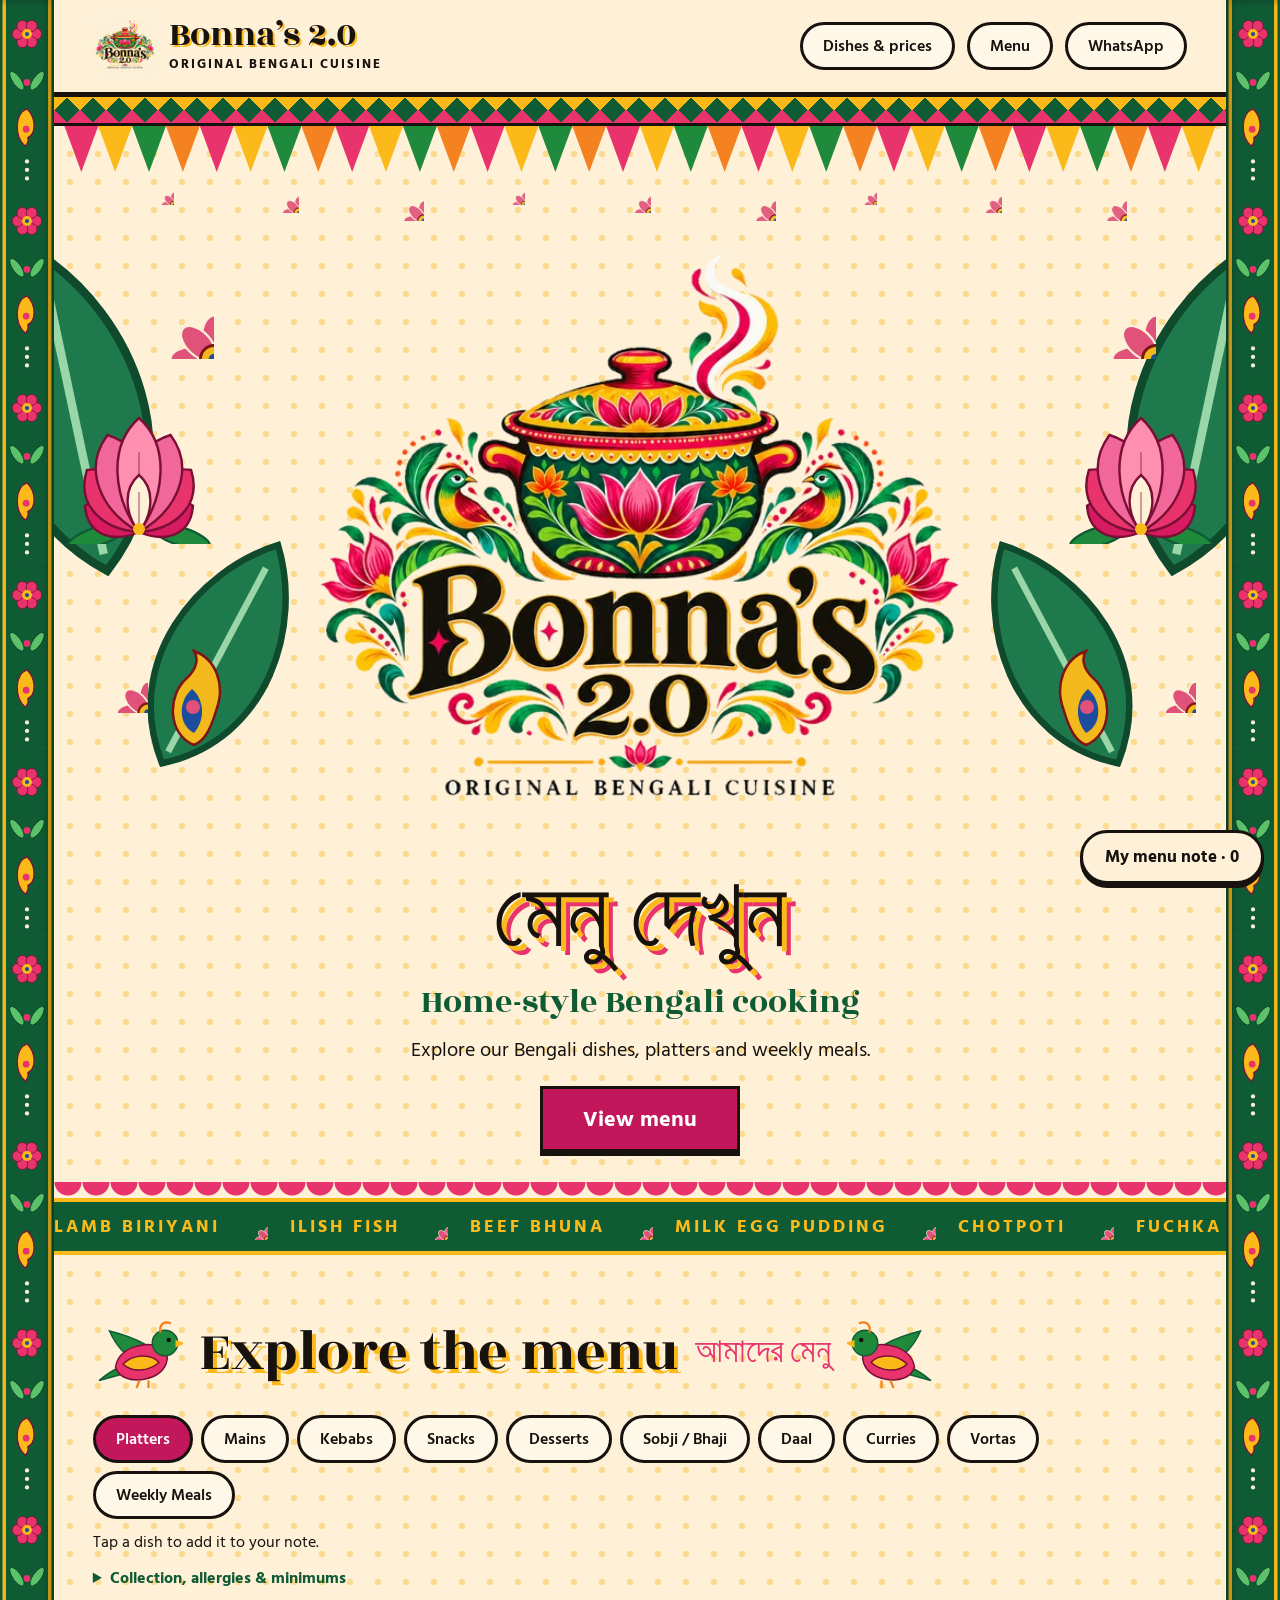
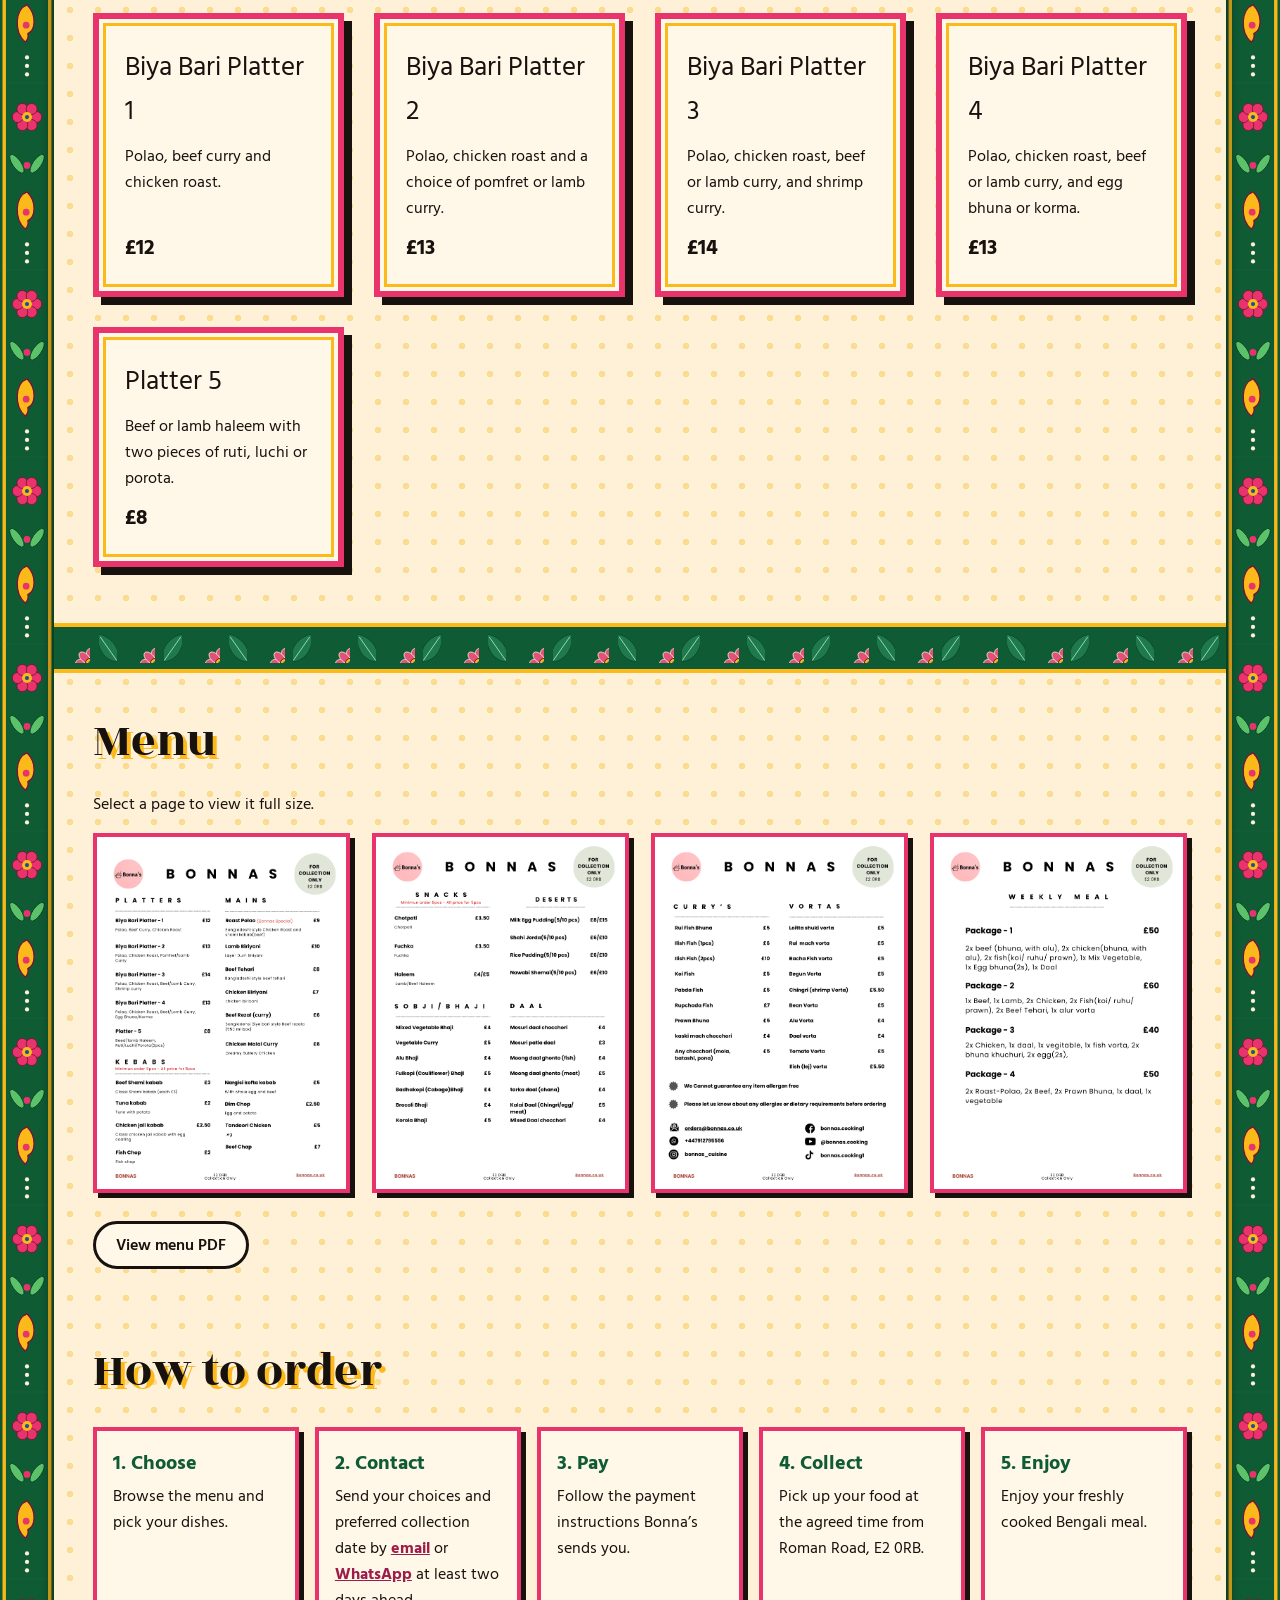
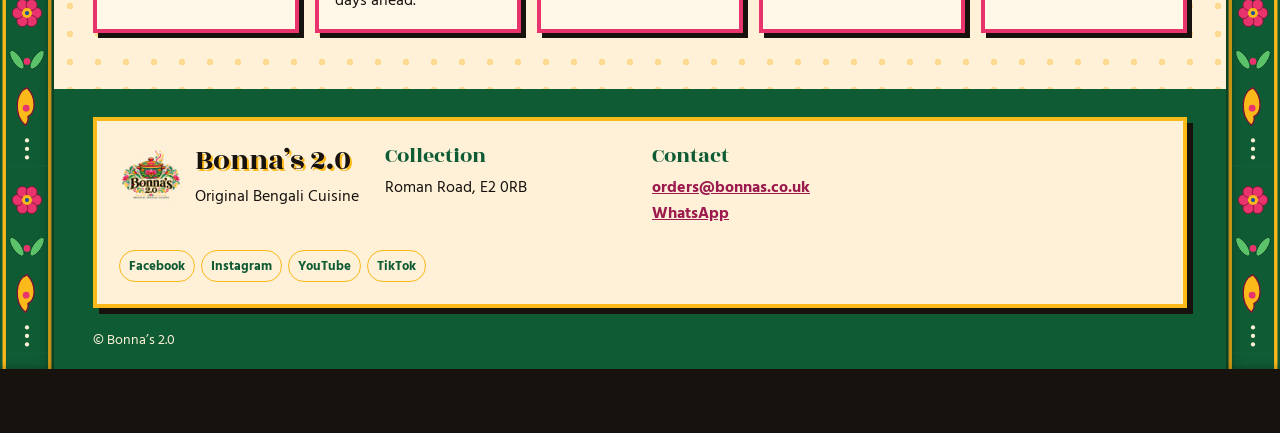
<file: index.html>
<!doctype html>
<html lang="en">
<head>
<meta charset="utf-8">
<meta name="viewport" content="width=device-width, initial-scale=1, viewport-fit=cover">
<title>Bonna’s 2.0 – Original Bengali Cuisine</title>
<link rel="icon" type="image/png" href="public/icons/bonnas-favicon.png">

<link rel="stylesheet" href="https://fonts.googleapis.com/css2?family=Rozha+One&family=Hind+Siliguri:wght@400;600;700&display=swap">
<style>
body{margin:0;background:#17120E}
.zig{height:26px;background-image:linear-gradient(135deg,#FBB91A 25%,transparent 25%),linear-gradient(225deg,#FBB91A 25%,transparent 25%),linear-gradient(45deg,#E8336D 25%,transparent 25%),linear-gradient(315deg,#E8336D 25%,transparent 25%);background-size:26px 26px;background-color:#0F5B34}
.scal{height:16px;background:radial-gradient(circle at 14px 0,#E8336D 13px,transparent 14px) repeat-x;background-size:28px 16px}
.dotbg{}
.disp{font-family:'Rozha One',serif}
.card{position:relative;background:#fff8e8;border:6px solid #E8336D;outline:3px solid #FBB91A;outline-offset:-13px;padding:26px;display:flex;flex-direction:column;gap:10px;color:#17120E;box-shadow:8px 8px 0 #17120E}
.btn{font:700 17px 'Hind Siliguri',sans-serif;border:3px solid #17120E;background:#FBB91A;color:#17120E;padding:10px 22px;min-height:44px;cursor:pointer;box-shadow:0 4px 0 #17120E}
.pill{font:600 16px 'Hind Siliguri',sans-serif;border:3px solid #17120E;background:#fff8e8;color:#17120E;padding:8px 20px;min-height:44px;border-radius:30px}
.wrapx{--band-width:clamp(10px,4.25vw,64px);--band-tile:calc(var(--band-width) * 3.4375);--section-gutter:clamp(14px,3vw,48px);max-width:1680px;margin-inline:auto;padding-inline:var(--band-width)}
.band{position:absolute;top:0;bottom:0;width:var(--band-width);z-index:2;pointer-events:none;background:url("data:image/svg+xml,<svg xmlns='http://www.w3.org/2000/svg' width='64' height='220' viewBox='0 0 64 220'><rect width='64' height='220' fill='%230F5B34'/><rect x='3' width='4' height='220' fill='%23FBB91A'/><rect x='57' width='4' height='220' fill='%23FBB91A'/><circle cx='43.0' cy='40.0' r='6.5' fill='%23E8336D' stroke='%237A0F35' stroke-width='1'/><circle cx='37.5' cy='49.5' r='6.5' fill='%23E8336D' stroke='%237A0F35' stroke-width='1'/><circle cx='26.5' cy='49.5' r='6.5' fill='%23E8336D' stroke='%237A0F35' stroke-width='1'/><circle cx='21.0' cy='40.0' r='6.5' fill='%23E8336D' stroke='%237A0F35' stroke-width='1'/><circle cx='26.5' cy='30.5' r='6.5' fill='%23E8336D' stroke='%237A0F35' stroke-width='1'/><circle cx='37.5' cy='30.5' r='6.5' fill='%23E8336D' stroke='%237A0F35' stroke-width='1'/><circle cx='32' cy='40' r='6' fill='%23FBB91A'/><circle cx='32' cy='40' r='2.5' fill='%231D4E9E'/><ellipse cx='20' cy='95' rx='5' ry='13' transform='rotate(-35 20 95)' fill='%235BC26A' stroke='%23063D22'/><ellipse cx='44' cy='95' rx='5' ry='13' transform='rotate(35 44 95)' fill='%235BC26A' stroke='%23063D22'/><circle cx='32' cy='97' r='4' fill='%23E8336D'/><path d='M32 128 C18 133 16 160 30 172 C32 170 34 166 33 162 C42 158 44 140 32 128Z' fill='%23FBB91A' stroke='%237A0F35' stroke-width='1.5'/><circle cx='31' cy='152' r='4' fill='%23E8336D'/><circle cx='32' cy='190' r='2.5' fill='%23FEF1D8'/><circle cx='32' cy='200' r='2.5' fill='%23FEF1D8'/><circle cx='32' cy='210' r='2.5' fill='%23FEF1D8'/></svg>") repeat-y 0 0/100% var(--band-tile);animation:drift 40s linear infinite}
.band.l{left:0;box-shadow:inset -5px 0 8px rgba(0,0,0,.35)}.band.r{right:0;box-shadow:inset 5px 0 8px rgba(0,0,0,.35)}
@keyframes drift{to{background-position:0 var(--band-tile)}}
@keyframes slide{to{background-position:52px 0,52px 0,52px 0,52px 0}}
.zig{animation:slide 4s linear infinite}
@keyframes swing{from{transform:rotate(-7deg)}to{transform:rotate(7deg)}}
.bunting{display:flex;justify-content:space-between;padding:0 10px;border-top:3px solid #17120E;height:56px;overflow:hidden}
.bunting span{width:34px;height:46px;clip-path:polygon(0 0,100% 0,50% 100%);transform-origin:50% 0;animation:swing 2.6s ease-in-out infinite alternate}
@keyframes scroll{to{transform:translateX(-50%)}}
.marq{background:#0F5B34;border-top:4px solid #FBB91A;border-bottom:4px solid #FBB91A;overflow:hidden;white-space:nowrap}
.marq>div{display:inline-block;animation:scroll 30s linear infinite;padding:10px 0;color:#FBB91A;font-weight:700;letter-spacing:3px;font-size:18px}
.marq svg{vertical-align:middle;margin:0 22px}
@keyframes sway{from{rotate:-3deg}to{rotate:3deg}}
.hero2>svg:not(.petal){transform-origin:50% 100%;animation:sway 6s ease-in-out infinite alternate}
.hero2>svg:nth-child(2n){animation-duration:7.5s;animation-delay:-2s}
@keyframes float{0%,100%{translate:0 0}50%{translate:0 -10px}}
.floaty{animation:float 6s ease-in-out infinite}
@keyframes fall{from{transform:translateY(-60px) rotate(0)}to{transform:translateY(820px) rotate(360deg)}}
.petal{position:absolute;top:0;pointer-events:none;opacity:.9;animation:fall linear infinite}
@keyframes bob{0%,100%{translate:0 0;rotate:-3deg}50%{translate:0 -8px;rotate:3deg}}
.bob{animation:bob 2.8s ease-in-out infinite}
@keyframes rise{from{opacity:0;transform:translateY(26px) scale(.96)}to{opacity:1;transform:none}}
#grid .card{animation:rise .55s ease-out backwards}
#grid .card:nth-child(2){animation-delay:.07s}#grid .card:nth-child(3){animation-delay:.14s}#grid .card:nth-child(4){animation-delay:.21s}#grid .card:nth-child(5){animation-delay:.28s}#grid .card:nth-child(6){animation-delay:.35s}
.card{transition:transform .2s,box-shadow .2s}.card:hover{transform:translate(-3px,-6px);box-shadow:12px 14px 0 #17120E}
.btn,.pill{transition:transform .15s,filter .15s}.btn:hover,.pill:hover{filter:brightness(1.1);transform:translateY(-2px)}
.js .rv{opacity:0;transform:translateY(34px)}
.js .rv.in{opacity:1;transform:none;transition:opacity .7s ease,transform .7s ease}
@media (prefers-reduced-motion:reduce){*{animation:none!important;transition:none!important}.js .rv{opacity:1;transform:none}}

:root{box-sizing:border-box;padding-top:env(safe-area-inset-top,0px);padding-bottom:env(safe-area-inset-bottom,0px);color-scheme:light}
html{scroll-padding-top:env(safe-area-inset-top,0px);scroll-behavior:smooth}
*{box-sizing:border-box}
.card h3{margin:0;font-size:27px;font-weight:400}.card p{margin:0;font-size:16px}
.pill{cursor:pointer}
.pill[aria-pressed="true"]{background:#C2185B;color:#fff}
.card-price{font-size:21px;margin-top:auto}
.menu-note{margin:0}
#menu{padding:56px var(--section-gutter)}
#grid{display:grid;gap:30px;grid-template-columns:repeat(auto-fit,minmax(min(250px,100%),1fr))}
.menu-photos{padding:34px var(--section-gutter)}
.menu-photos h2{font-size:48px;font-weight:400;margin:0;text-shadow:4px 4px 0 #FBB91A}
.menu-photo-grid{display:grid;grid-template-columns:repeat(auto-fit,minmax(min(160px,100%),1fr));gap:22px;margin-bottom:28px}
.menu-photo-grid img{width:100%;height:auto;display:block;border:4px solid #E8336D;box-shadow:5px 5px 0 #17120E}
.menu-pdf{display:inline-flex;align-items:center;color:inherit;text-decoration:none}
.order-steps{padding:34px var(--section-gutter) 56px}
.order-steps h2{font-size:48px;font-weight:400;margin:0;text-shadow:4px 4px 0 #FBB91A}
.order-steps ol{display:grid;grid-template-columns:repeat(auto-fit,minmax(min(175px,100%),1fr));gap:16px;list-style:none;padding:0;margin:22px 0 0}
.order-steps li{background:#fff8e8;border:4px solid #E8336D;padding:16px;box-shadow:5px 5px 0 #17120E}
.order-steps strong{display:block;font-size:20px;color:#0F5B34;margin-bottom:4px}
.order-steps a{color:#9C1C4A;font-weight:700}

.brand-logo{flex:none;border-radius:12px;object-fit:contain}
.site-footer{background:#0F5B34;color:#FEF1D8;padding:28px var(--section-gutter) 18px}
.footer-details{display:grid;grid-template-columns:repeat(auto-fit,minmax(min(220px,100%),1fr));align-items:start;gap:24px;background:#FEF1D8;color:#17120E;padding:22px;border:4px solid #FBB91A;box-shadow:6px 6px 0 #17120E}
.footer-brand{display:flex;align-items:center;gap:12px}
.site-footer h2,.site-footer h3{font-weight:400;line-height:1.2;margin:0 0 4px}
.site-footer h2{font-size:30px;text-shadow:2px 2px 0 #FBB91A}
.site-footer h3{font-size:22px;color:#0F5B34}
.site-footer p{margin:0}
.site-footer a{color:#9C1A4D;font-weight:700;overflow-wrap:anywhere}
.site-footer .footer-copyright{margin-top:20px;font-size:14px}

.footer-socials{display:flex;flex-wrap:wrap;gap:6px;grid-column:1 / -1}
.site-footer .footer-socials a{display:inline-flex;align-items:center;min-height:32px;padding:3px 9px;border:1px solid #FBB91A;border-radius:20px;color:#0F5B34;font-size:13px;text-decoration:none}
.site-footer .footer-socials a:hover,.site-footer .footer-socials a:focus-visible{background:#FBB91A;color:#17120E}

.site-header{display:flex;align-items:center;justify-content:space-between;flex-wrap:wrap;gap:16px;padding:14px var(--section-gutter);background:#FEF1D8;border-bottom:5px solid #17120E}
.header-brand,.header-links{display:flex;align-items:center;gap:12px}
.header-links{flex-wrap:wrap}
.header-links .pill{display:inline-flex;align-items:center;text-decoration:none}
.header-title{font-size:clamp(27px,4vw,36px);line-height:1;text-shadow:2px 2px 0 #FBB91A}
.hero2{padding:20px var(--section-gutter) 30px}
.hero-title{font-size:clamp(36px,8vw,96px);margin-top:clamp(-30px,-2.5vw,-8px)}
.hero-subtitle{font-size:clamp(22px,4vw,34px)}
.menu-heading{display:flex;align-items:center;gap:clamp(8px,2vw,16px);flex-wrap:wrap}
.menu-heading h2{font-size:clamp(30px,5vw,58px)}
.menu-heading span{font-size:clamp(23px,3vw,34px)}
.menu-heading svg{width:clamp(38px,8vw,90px);height:auto}
.menu-photos h2,.order-steps h2{font-size:clamp(32px,5vw,48px)}

@media (max-width:500px){
  .hero2>svg{display:none}
  .site-header{gap:10px;padding-block:10px}
  .header-brand .brand-logo{width:46px;height:46px}
  .header-links{width:100%;gap:5px}
  .header-links .pill{justify-content:center;padding:6px 8px;font-size:13px;border-width:2px;white-space:nowrap}
  #grid{gap:14px}
  #grid .card{padding:13px;gap:5px;border-width:4px;outline-width:2px;outline-offset:-8px;box-shadow:4px 4px 0 #17120E}
  #grid .card h3{font-size:19px;line-height:1.25}
  #grid .card p{font-size:14px;line-height:1.35}
  #grid .card-price{font-size:17px}
  .footer-details{padding:14px;gap:16px}
}

.card-note-action{position:absolute;inset:0;width:100%;border:0;background:transparent;cursor:pointer}
.card-note-action:focus-visible{outline:3px solid #0F5B34;outline-offset:3px}
.menu-note-widget{position:fixed;right:max(16px,env(safe-area-inset-right));bottom:max(16px,env(safe-area-inset-bottom));z-index:10;width:min(380px,calc(100% - 32px));font-family:'Hind Siliguri',sans-serif;color:#17120E;pointer-events:none}
.menu-note-widget button,.note-panel{pointer-events:auto}
.note-toggle{display:block;margin-left:auto;background:#FEF1D8;color:#17120E;border-radius:999px}
.note-panel{position:absolute;bottom:calc(100% + 10px);right:0;width:100%;max-height:65vh;max-height:65dvh;overflow:auto;overscroll-behavior:contain;padding:14px;background:#FEF1D8;border:4px solid #E8336D;border-radius:22px;box-shadow:5px 5px 0 #17120E}
.note-header,.note-items li,.note-quantity{display:flex;align-items:center;justify-content:space-between;gap:8px}
.note-header-actions{display:flex;gap:6px}
.note-header-actions .pill{padding-inline:10px}
.note-header h2{margin:0;font-size:26px;font-weight:400}
.note-panel p{margin:8px 0}
.note-items{list-style:none;margin:8px 0;padding:0}
.note-items li{border-top:1px solid #D7AE76;padding:8px 0}
.note-items small{display:block}
.note-quantity{flex:none}
.note-quantity button{width:44px;padding:0;font-size:20px}
.note-panel button:disabled{opacity:.55;cursor:default}
#note-options:not([hidden]){display:grid;gap:8px;margin:12px 0;padding:12px;background:#fff8e8;border:2px solid #FBB91A;border-radius:14px}
#note-option-label{color:#0F5B34;font-weight:700}
#note-options .pill{justify-self:start;background:#FBB91A}
#note-option,#note-copy-fallback{font:inherit;width:100%}
#note-option{min-height:44px;padding:6px 10px;background:#FEF1D8;color:#17120E;border:2px solid #0F5B34;border-radius:10px}
#note-copy{border-radius:999px}
#note-total{font-weight:700}
.note-status:empty{display:none}
body{padding-bottom:64px}

#menu{display:flex;flex-direction:column;gap:22px}
.menu-controls{display:grid;gap:10px}
#tabs{display:flex;flex-wrap:wrap;gap:8px}
.menu-information{color:#0F5B34}
.menu-information summary{cursor:pointer;font-weight:700}
.menu-information ul{margin:6px 0 0;padding-left:20px;color:#17120E}

@media (max-width:500px){
  #menu{gap:14px;padding-block:34px}
  #tabs{min-width:0;flex-wrap:nowrap;overflow-x:auto;overscroll-behavior-inline:contain;padding:7px;gap:6px;border:2px solid #0F5B34;border-radius:14px;background:#fff8e8;box-shadow:3px 3px 0 #FBB91A;scrollbar-width:thin;scrollbar-color:#0F5B34 #FEF1D8}
  #tabs .pill{flex:none;padding:6px 11px;border-width:2px;font-size:14px;white-space:nowrap}
  .menu-information,.menu-controls .menu-note{font-size:14px}
  .note-panel{padding:12px}
  .note-header{gap:6px}
  .note-header h2{font-size:clamp(17px,5vw,22px);white-space:nowrap;line-height:1.2}
  .note-header-actions{flex:none;gap:4px}
  .note-header-actions .pill{padding:6px 8px;font-size:13px;border-width:2px}
}
</style>
</head>
<body>


<svg width="0" height="0" style="position:absolute" aria-hidden="true"><defs>
<g id="fe"><ellipse cx="0" cy="-70" rx="13" ry="42" fill="#1E7A4C"/><ellipse cx="0" cy="-78" rx="9" ry="26" fill="#2A5FB0"/><ellipse cx="0" cy="-82" rx="4.5" ry="11" fill="#F2B81C"/></g>
<g id="f2"><ellipse cx="0" cy="-92" rx="10" ry="34" fill="#F2B81C" stroke="#7E1415" stroke-width="1.5"/><circle cx="0" cy="-104" r="6" fill="#E0527A"/><circle cx="0" cy="-104" r="2.5" fill="#1D4E9E"/></g>
<symbol id="pk" viewBox="0 0 200 230"><use href="#f2" transform="translate(100,135) rotate(-90)"/><use href="#f2" transform="translate(100,135) rotate(-75)"/><use href="#f2" transform="translate(100,135) rotate(-60)"/><use href="#f2" transform="translate(100,135) rotate(-45)"/><use href="#f2" transform="translate(100,135) rotate(-30)"/><use href="#f2" transform="translate(100,135) rotate(-15)"/><use href="#f2" transform="translate(100,135) rotate(0)"/><use href="#f2" transform="translate(100,135) rotate(15)"/><use href="#f2" transform="translate(100,135) rotate(30)"/><use href="#f2" transform="translate(100,135) rotate(45)"/><use href="#f2" transform="translate(100,135) rotate(60)"/><use href="#f2" transform="translate(100,135) rotate(75)"/><use href="#f2" transform="translate(100,135) rotate(90)"/><use href="#fe" transform="translate(100,135) rotate(-84)"/><use href="#fe" transform="translate(100,135) rotate(-63)"/><use href="#fe" transform="translate(100,135) rotate(-42)"/><use href="#fe" transform="translate(100,135) rotate(-21)"/><use href="#fe" transform="translate(100,135) rotate(0)"/><use href="#fe" transform="translate(100,135) rotate(21)"/><use href="#fe" transform="translate(100,135) rotate(42)"/><use href="#fe" transform="translate(100,135) rotate(63)"/><use href="#fe" transform="translate(100,135) rotate(84)"/><path d="M86 175 C76 130 90 100 100 72 C110 100 124 130 114 175Z" fill="#1D4E9E"/><ellipse cx="100" cy="172" rx="26" ry="20" fill="#2A5FB0"/><path d="M82 165 C100 150 120 160 126 182 C108 188 90 184 82 165Z" fill="#F2B81C" stroke="#7E1415" stroke-width="2"/><circle cx="100" cy="68" r="9" fill="#1D4E9E"/><path d="M108 66 L121 70 L108 73Z" fill="#F2B81C"/><circle cx="102" cy="66" r="2" fill="#FBF0D6"/><path d="M96 60 L90 42 M100 59 L100 38 M104 60 L110 42" stroke="#F2B81C" stroke-width="2"/><circle cx="90" cy="41" r="3.5" fill="#E0527A"/><circle cx="100" cy="37" r="3.5" fill="#E0527A"/><circle cx="110" cy="41" r="3.5" fill="#E0527A"/><path d="M94 190 L90 222 M106 190 L110 222" stroke="#F2B81C" stroke-width="4"/></symbol>
<symbol id="fl" viewBox="-30 -30 60 60"><ellipse cx="0" cy="-15" rx="8" ry="14" transform="rotate(0)" fill="#E0527A" stroke="#FBF0D6" stroke-width="1.5"/><ellipse cx="0" cy="-15" rx="8" ry="14" transform="rotate(45)" fill="#E0527A" stroke="#FBF0D6" stroke-width="1.5"/><ellipse cx="0" cy="-15" rx="8" ry="14" transform="rotate(90)" fill="#E0527A" stroke="#FBF0D6" stroke-width="1.5"/><ellipse cx="0" cy="-15" rx="8" ry="14" transform="rotate(135)" fill="#E0527A" stroke="#FBF0D6" stroke-width="1.5"/><ellipse cx="0" cy="-15" rx="8" ry="14" transform="rotate(180)" fill="#E0527A" stroke="#FBF0D6" stroke-width="1.5"/><ellipse cx="0" cy="-15" rx="8" ry="14" transform="rotate(225)" fill="#E0527A" stroke="#FBF0D6" stroke-width="1.5"/><ellipse cx="0" cy="-15" rx="8" ry="14" transform="rotate(270)" fill="#E0527A" stroke="#FBF0D6" stroke-width="1.5"/><ellipse cx="0" cy="-15" rx="8" ry="14" transform="rotate(315)" fill="#E0527A" stroke="#FBF0D6" stroke-width="1.5"/><circle r="9" fill="#F2B81C" stroke="#7E1415" stroke-width="2"/><circle r="3.5" fill="#1D4E9E"/></symbol>
<symbol id="pa" viewBox="0 0 60 100"><path d="M30 96 C4 86 2 46 24 28 C34 18 34 8 30 2 C52 10 62 36 52 62 C46 82 40 92 30 96Z" fill="#F2B81C" stroke="#7E1415" stroke-width="2.5"/><path d="M30 84 C14 76 14 52 28 40 C40 50 42 70 30 84Z" fill="#1D4E9E"/><circle cx="29" cy="58" r="7" fill="#E0527A"/></symbol>
<symbol id="lf" viewBox="0 0 40 80"><path d="M20 78 C-6 56 2 20 20 2 C38 20 46 56 20 78Z" fill="#1E7A4C" stroke="#0F4A2D" stroke-width="2"/><path d="M20 74 L20 10" stroke="#9AD6A8" stroke-width="2"/></symbol>
<symbol id="lo" viewBox="0 0 100 90"><ellipse cx="22" cy="85" rx="20" ry="6" transform="rotate(-18 22 85)" fill="#1F8A3C" stroke="#0F5B34" stroke-width="1.5"/><ellipse cx="78" cy="85" rx="20" ry="6" transform="rotate(18 78 85)" fill="#1F8A3C" stroke="#0F5B34" stroke-width="1.5"/><g transform="translate(50 82) rotate(-64)"><path d="M0 0 C14 -12.0 17.5 -30.0 0 -40 C-17.5 -30.0 -14 -12.0 0 0Z" fill="#D81B60" stroke="#7A0F35" stroke-width="1.6"/><path d="M0 -4 L0 -28.0" stroke="#7A0F35" stroke-width="1" opacity=".5"/></g><g transform="translate(50 82) rotate(64)"><path d="M0 0 C14 -12.0 17.5 -30.0 0 -40 C-17.5 -30.0 -14 -12.0 0 0Z" fill="#D81B60" stroke="#7A0F35" stroke-width="1.6"/><path d="M0 -4 L0 -28.0" stroke="#7A0F35" stroke-width="1" opacity=".5"/></g><g transform="translate(50 82) rotate(-40)"><path d="M0 0 C17 -16.2 21.2 -40.5 0 -54 C-21.2 -40.5 -17 -16.2 0 0Z" fill="#E8336D" stroke="#7A0F35" stroke-width="1.6"/><path d="M0 -4 L0 -37.8" stroke="#7A0F35" stroke-width="1" opacity=".5"/></g><g transform="translate(50 82) rotate(40)"><path d="M0 0 C17 -16.2 21.2 -40.5 0 -54 C-21.2 -40.5 -17 -16.2 0 0Z" fill="#E8336D" stroke="#7A0F35" stroke-width="1.6"/><path d="M0 -4 L0 -37.8" stroke="#7A0F35" stroke-width="1" opacity=".5"/></g><g transform="translate(50 82) rotate(-18)"><path d="M0 0 C19 -20.4 23.8 -51.0 0 -68 C-23.8 -51.0 -19 -20.4 0 0Z" fill="#F2679A" stroke="#7A0F35" stroke-width="1.6"/><path d="M0 -4 L0 -47.6" stroke="#7A0F35" stroke-width="1" opacity=".5"/></g><g transform="translate(50 82) rotate(18)"><path d="M0 0 C19 -20.4 23.8 -51.0 0 -68 C-23.8 -51.0 -19 -20.4 0 0Z" fill="#F2679A" stroke="#7A0F35" stroke-width="1.6"/><path d="M0 -4 L0 -47.6" stroke="#7A0F35" stroke-width="1" opacity=".5"/></g><g transform="translate(50 82) rotate(0)"><path d="M0 0 C17 -22.8 21.2 -57.0 0 -76 C-21.2 -57.0 -17 -22.8 0 0Z" fill="#FF8FB1" stroke="#7A0F35" stroke-width="1.6"/><path d="M0 -4 L0 -53.2" stroke="#7A0F35" stroke-width="1" opacity=".5"/></g><g transform="translate(50 82) rotate(0)"><path d="M0 0 C9 -11.4 11.2 -28.5 0 -38 C-11.2 -28.5 -9 -11.4 0 0Z" fill="#FEF1D8" stroke="#7A0F35" stroke-width="1.6"/><path d="M0 -4 L0 -26.6" stroke="#7A0F35" stroke-width="1" opacity=".5"/></g><circle cx="50" cy="80" r="4" fill="#FBB91A"/></symbol>
<symbol id="fi" viewBox="0 0 160 90"><path d="M10 45 C40 2 110 2 130 45 C110 88 40 88 10 45Z" fill="#9CC6E8" stroke="#1D4E9E" stroke-width="4"/><path d="M128 45 L158 14 L158 76Z" fill="#F2B81C" stroke="#1D4E9E" stroke-width="3"/><circle cx="36" cy="40" r="6" fill="#2A0F0C"/><path d="M60 22 Q74 45 60 68 M82 22 Q96 45 82 68 M104 28 Q116 45 104 62" stroke="#1D4E9E" stroke-width="3" fill="none"/></symbol>
<symbol id="bo" viewBox="0 0 140 100"><path d="M14 52 L126 52 C122 88 98 96 70 96 C42 96 18 88 14 52Z" fill="#B3201F" stroke="#F2B81C" stroke-width="4"/><path d="M26 52 C26 14 114 14 114 52Z" fill="#F2B81C" stroke="#7E1415" stroke-width="3"/><circle cx="70" cy="18" r="6" fill="#E0527A"/><path d="M40 70 L100 70" stroke="#F2B81C" stroke-width="3" stroke-dasharray="6 6"/></symbol>
<symbol id="ro" viewBox="0 0 160 200"><path d="M40 120 C0 90 10 30 50 20 C30 50 40 80 62 100Z" fill="#2A0F0C"/><path d="M44 118 C14 92 22 48 52 36 C40 60 46 84 64 102Z" fill="#E0527A"/><path d="M48 116 C26 94 32 66 54 54 C48 72 52 88 66 104Z" fill="#1D4E9E"/><ellipse cx="88" cy="118" rx="42" ry="34" fill="#B3201F" stroke="#F2B81C" stroke-width="3"/><path d="M70 100 C100 90 130 110 120 138 C96 146 74 134 70 100Z" fill="#1D4E9E"/><path d="M62 112 C82 100 100 112 98 136 C80 140 64 132 62 112Z" fill="#F2B81C" stroke="#7E1415" stroke-width="2"/><path d="M110 96 C108 66 114 52 124 44 C134 52 136 74 126 100Z" fill="#B3201F" stroke="#F2B81C" stroke-width="3"/><circle cx="126" cy="44" r="14" fill="#F08A2A"/><path d="M118 34 C118 22 126 24 128 30 C130 20 138 24 134 34Z" fill="#E0527A"/><path d="M138 44 L152 48 L138 54Z" fill="#F2B81C"/><circle cx="128" cy="42" r="2.5" fill="#2A0F0C"/><path d="M84 150 L80 190 M100 150 L104 190" stroke="#F08A2A" stroke-width="5"/></symbol>
<symbol id="ti" viewBox="0 0 200 120"><path d="M20 60 C0 50 4 22 26 18" stroke="#F08A2A" stroke-width="9" fill="none" stroke-linecap="round"/><ellipse cx="90" cy="58" rx="66" ry="32" fill="#F08A2A" stroke="#2A0F0C" stroke-width="3"/><path d="M50 30 L56 50 M68 27 L72 52 M86 26 L88 54 M104 27 L104 54 M120 30 L118 52" stroke="#2A0F0C" stroke-width="5" stroke-linecap="round"/><path d="M42 84 L42 112 M62 86 L62 112 M122 86 L122 112 M140 82 L142 112" stroke="#F08A2A" stroke-width="13" stroke-linecap="round"/><circle cx="156" cy="42" r="27" fill="#F08A2A" stroke="#2A0F0C" stroke-width="3"/><circle cx="140" cy="20" r="8" fill="#F08A2A" stroke="#2A0F0C" stroke-width="3"/><circle cx="170" cy="18" r="8" fill="#F08A2A" stroke="#2A0F0C" stroke-width="3"/><ellipse cx="164" cy="52" rx="14" ry="10" fill="#FBF0D6"/><circle cx="148" cy="38" r="3.5" fill="#2A0F0C"/><circle cx="166" cy="36" r="3.5" fill="#2A0F0C"/><path d="M160 48 l8 0 l-4 6Z" fill="#E0527A"/><path d="M142 28 l8 6 M170 26 l-6 8" stroke="#2A0F0C" stroke-width="3"/></symbol>
<symbol id="mo" viewBox="0 0 120 140"><rect x="8" y="50" width="16" height="84" fill="#FBF0D6" stroke="#7E1415" stroke-width="2"/><path d="M6 50 Q16 24 26 50Z" fill="#F2B81C"/><rect x="96" y="50" width="16" height="84" fill="#FBF0D6" stroke="#7E1415" stroke-width="2"/><path d="M94 50 Q104 24 114 50Z" fill="#F2B81C"/><rect x="28" y="84" width="64" height="50" fill="#B3201F" stroke="#F2B81C" stroke-width="3"/><path d="M26 84 C26 34 94 34 94 84Z" fill="#F2B81C" stroke="#7E1415" stroke-width="3"/><path d="M60 38 L60 22" stroke="#F2B81C" stroke-width="3"/><circle cx="60" cy="16" r="6" fill="#FBF0D6"/><path d="M46 134 L46 106 C46 90 74 90 74 106 L74 134Z" fill="#1E7A4C" stroke="#F2B81C" stroke-width="2"/><path d="M16 66 l0 8 M104 66 l0 8" stroke="#1D4E9E" stroke-width="4"/></symbol>
<symbol id="el" viewBox="0 0 160 130"><ellipse cx="90" cy="62" rx="54" ry="40" fill="#8FA7C4" stroke="#2A0F0C" stroke-width="3"/><path d="M60 120 L60 94 M112 120 L112 94 M138 120 L138 88" stroke="#8FA7C4" stroke-width="18" stroke-linecap="round"/><circle cx="36" cy="52" r="28" fill="#8FA7C4" stroke="#2A0F0C" stroke-width="3"/><path d="M20 70 C8 90 10 110 22 112" stroke="#8FA7C4" stroke-width="12" fill="none" stroke-linecap="round"/><ellipse cx="52" cy="54" rx="12" ry="20" fill="#E0527A" stroke="#2A0F0C" stroke-width="2"/><circle cx="28" cy="46" r="3" fill="#2A0F0C"/><path d="M24 66 C14 70 12 78 16 82" stroke="#FBF0D6" stroke-width="4" fill="none"/><path d="M70 30 L120 30 L126 64 L64 64Z" fill="#B3201F" stroke="#F2B81C" stroke-width="3"/><circle cx="95" cy="47" r="8" fill="#F2B81C"/></symbol>
<symbol id="sc" viewBox="0 0 300 200"><rect width="300" height="200" fill="#7FB6E8"/><circle cx="150" cy="46" r="20" fill="#F2B81C"/><ellipse cx="60" cy="118" rx="110" ry="30" fill="#1E7A4C"/><ellipse cx="250" cy="122" rx="90" ry="24" fill="#2E9560"/><rect y="120" width="300" height="80" fill="#2F6FB8"/><path d="M52 118 C50 90 58 70 62 50" stroke="#7E4A1C" stroke-width="5" fill="none"/><ellipse cx="62" cy="48" rx="22" ry="7" fill="#1E7A4C" transform="rotate(-20 62 48)"/><ellipse cx="62" cy="48" rx="22" ry="7" fill="#0F4A2D" transform="rotate(25 62 48)"/><path d="M95 118 C93 94 100 78 104 62" stroke="#7E4A1C" stroke-width="5" fill="none"/><ellipse cx="104" cy="60" rx="20" ry="6" fill="#1E7A4C" transform="rotate(-25 104 60)"/><rect x="190" y="98" width="14" height="14" fill="#B3201F"/><path d="M186 98 L197 88 L208 98Z" fill="#7E1415"/><path d="M90 150 L210 150 C200 172 110 172 90 150Z" fill="#2A0F0C"/><path d="M110 150 C110 120 190 120 190 150Z" fill="#C98A2B"/><path d="M125 148 L125 128 M140 148 L140 124 M155 148 L155 124 M170 148 L170 128" stroke="#7E4A1C" stroke-width="3"/><path d="M40 176 q15 -8 30 0 t30 0 M200 182 q15 -8 30 0 t30 0" stroke="#9CC6E8" stroke-width="3" fill="none"/></symbol>
<symbol id="bd" viewBox="0 0 120 100"><path d="M8 88 C30 70 44 66 60 64 C44 56 30 40 22 22 C54 30 84 44 96 64Z" fill="#1F8A3C" stroke="#0F5B34" stroke-width="2"/><path d="M30 70 C34 44 70 34 92 44 C106 52 100 80 70 86 C50 90 34 84 30 70Z" fill="#E8336D" stroke="#7A0F35" stroke-width="2"/><path d="M40 66 C54 52 78 52 88 64 C74 76 52 78 40 66Z" fill="#FBB91A" stroke="#7A0F35" stroke-width="2"/><circle cx="96" cy="38" r="17" fill="#1F8A3C" stroke="#0F5B34" stroke-width="2"/><path d="M110 34 L124 38 L110 44Z" fill="#FBB91A"/><circle cx="101" cy="34" r="3" fill="#17120E"/><path d="M90 24 C88 12 96 8 104 12" stroke="#F58220" stroke-width="3" fill="none"/><path d="M62 88 L58 98 M74 88 L74 98" stroke="#F58220" stroke-width="3"/></symbol></defs></svg>
<div class="wrapx" style="position:relative;background:#FEF1D8 radial-gradient(rgba(251,185,26,.38) 3px,transparent 3.5px) 0 0/28px 28px;font-family:'Hind Siliguri',sans-serif;color:#17120E"><div class="band l" aria-hidden="true"></div><div class="band r" aria-hidden="true"></div>
<header class="site-header">
<div class="header-brand"><img class="brand-logo" src="public/icons/bonnas-logo.png" width="64" height="64" alt=""><div><div class="disp header-title">Bonna’s 2.0</div><div style="font-size:13px;letter-spacing:2px;font-weight:700">ORIGINAL BENGALI CUISINE</div></div></div>
<nav class="header-links" aria-label="Main navigation"><a class="pill" href="#menu">Dishes &amp; prices</a><a class="pill" href="#menu-photos">Menu</a><a class="pill" href="https://wa.me/447912795556?text=Hi%20Bonna%E2%80%99s%21%20I%E2%80%99d%20like%20to%20enquire%20about%20placing%20an%20order.%20Could%20you%20please%20confirm%20availability%20for%20my%20preferred%20collection%20date%3F">WhatsApp</a></nav>
</header>
<div class="zig"></div><div class="bunting" aria-hidden="true"><span style="background:#E8336D;animation-delay:-0.00s"></span><span style="background:#FBB91A;animation-delay:-0.37s"></span><span style="background:#1F8A3C;animation-delay:-0.74s"></span><span style="background:#F58220;animation-delay:-1.11s"></span><span style="background:#E8336D;animation-delay:-1.48s"></span><span style="background:#FBB91A;animation-delay:-1.85s"></span><span style="background:#1F8A3C;animation-delay:-2.22s"></span><span style="background:#F58220;animation-delay:-2.59s"></span><span style="background:#E8336D;animation-delay:-0.36s"></span><span style="background:#FBB91A;animation-delay:-0.73s"></span><span style="background:#1F8A3C;animation-delay:-1.10s"></span><span style="background:#F58220;animation-delay:-1.47s"></span><span style="background:#E8336D;animation-delay:-1.84s"></span><span style="background:#FBB91A;animation-delay:-2.21s"></span><span style="background:#1F8A3C;animation-delay:-2.58s"></span><span style="background:#F58220;animation-delay:-0.35s"></span><span style="background:#E8336D;animation-delay:-0.72s"></span><span style="background:#FBB91A;animation-delay:-1.09s"></span><span style="background:#1F8A3C;animation-delay:-1.46s"></span><span style="background:#F58220;animation-delay:-1.83s"></span><span style="background:#E8336D;animation-delay:-2.20s"></span><span style="background:#FBB91A;animation-delay:-2.57s"></span><span style="background:#1F8A3C;animation-delay:-0.34s"></span><span style="background:#F58220;animation-delay:-0.71s"></span><span style="background:#E8336D;animation-delay:-1.08s"></span><span style="background:#FBB91A;animation-delay:-1.45s"></span><span style="background:#1F8A3C;animation-delay:-1.82s"></span><span style="background:#F58220;animation-delay:-2.19s"></span><span style="background:#E8336D;animation-delay:-2.56s"></span><span style="background:#FBB91A;animation-delay:-0.33s"></span><span style="background:#1F8A3C;animation-delay:-0.70s"></span><span style="background:#F58220;animation-delay:-1.07s"></span><span style="background:#E8336D;animation-delay:-1.44s"></span><span style="background:#FBB91A;animation-delay:-1.81s"></span></div>
<div class="hero2" style="position:relative;overflow:hidden;text-align:center"><svg class="petal" width="26" height="26" viewBox="-30 -30 60 60" aria-hidden="true" style="left:8%;animation-duration:9.0s;animation-delay:-0.0s"><use href="#fl" width="60" height="60"/></svg><svg class="petal" width="34" height="34" viewBox="-30 -30 60 60" aria-hidden="true" style="left:18%;animation-duration:10.7s;animation-delay:-1.3s"><use href="#fl" width="60" height="60"/></svg><svg class="petal" width="42" height="42" viewBox="-30 -30 60 60" aria-hidden="true" style="left:28%;animation-duration:12.4s;animation-delay:-2.6s"><use href="#fl" width="60" height="60"/></svg><svg class="petal" width="26" height="26" viewBox="-30 -30 60 60" aria-hidden="true" style="left:38%;animation-duration:14.1s;animation-delay:-3.9s"><use href="#fl" width="60" height="60"/></svg><svg class="petal" width="34" height="34" viewBox="-30 -30 60 60" aria-hidden="true" style="left:48%;animation-duration:9.8s;animation-delay:-5.2s"><use href="#fl" width="60" height="60"/></svg><svg class="petal" width="42" height="42" viewBox="-30 -30 60 60" aria-hidden="true" style="left:58%;animation-duration:11.5s;animation-delay:-6.5s"><use href="#fl" width="60" height="60"/></svg><svg class="petal" width="26" height="26" viewBox="-30 -30 60 60" aria-hidden="true" style="left:68%;animation-duration:13.2s;animation-delay:-7.8s"><use href="#fl" width="60" height="60"/></svg><svg class="petal" width="34" height="34" viewBox="-30 -30 60 60" aria-hidden="true" style="left:78%;animation-duration:14.9s;animation-delay:-9.1s"><use href="#fl" width="60" height="60"/></svg><svg class="petal" width="42" height="42" viewBox="-30 -30 60 60" aria-hidden="true" style="left:88%;animation-duration:10.6s;animation-delay:-10.4s"><use href="#fl" width="60" height="60"/></svg>
<svg width="170" height="340" viewBox="0 0 40 80" aria-hidden="true" style="position:absolute;left:-30px;top:60px;transform:rotate(-12deg)"><use href="#lf" width="40" height="80"/></svg><svg width="130" height="260" viewBox="0 0 40 80" aria-hidden="true" style="position:absolute;left:40px;top:330px;transform:rotate(28deg)"><use href="#lf" width="40" height="80"/></svg><svg width="150" height="135" viewBox="0 0 100 90" aria-hidden="true" style="position:absolute;left:10px;top:230px"><use href="#lo" width="100" height="90"/></svg><svg width="90" height="90" viewBox="-30 -30 60 60" aria-hidden="true" style="position:absolute;left:70px;top:90px"><use href="#fl" width="60" height="60"/></svg><svg width="64" height="64" viewBox="-30 -30 60 60" aria-hidden="true" style="position:absolute;left:30px;top:470px"><use href="#fl" width="60" height="60"/></svg><svg width="60" height="100" viewBox="0 0 60 100" aria-hidden="true" style="position:absolute;left:110px;top:470px"><use href="#pa" width="60" height="100"/></svg><svg width="170" height="340" viewBox="0 0 40 80" aria-hidden="true" style="position:absolute;right:-30px;top:60px;transform:rotate(12deg)"><use href="#lf" width="40" height="80" transform="translate(40 0) scale(-1 1)"/></svg><svg width="130" height="260" viewBox="0 0 40 80" aria-hidden="true" style="position:absolute;right:40px;top:330px;transform:rotate(-28deg)"><use href="#lf" width="40" height="80" transform="translate(40 0) scale(-1 1)"/></svg><svg width="150" height="135" viewBox="0 0 100 90" aria-hidden="true" style="position:absolute;right:10px;top:230px"><use href="#lo" width="100" height="90" transform="translate(100 0) scale(-1 1)"/></svg><svg width="90" height="90" viewBox="-30 -30 60 60" aria-hidden="true" style="position:absolute;right:70px;top:90px"><use href="#fl" width="60" height="60"/></svg><svg width="64" height="64" viewBox="-30 -30 60 60" aria-hidden="true" style="position:absolute;right:30px;top:470px"><use href="#fl" width="60" height="60"/></svg><svg width="60" height="100" viewBox="0 0 60 100" aria-hidden="true" style="position:absolute;right:110px;top:470px"><use href="#pa" width="60" height="100" transform="translate(60 0) scale(-1 1)"/></svg>
<img class="floaty" src="[data-uri]" alt="Bonna’s 2.0 Original Bengali Cuisine logo" style="position:relative;width:min(700px,90%);display:block;margin:0 auto">
<div class="disp hero-title" style="position:relative;line-height:1.05;text-shadow:5px 5px 0 #FBB91A,9px 9px 0 #E8336D">মেনু দেখুন</div>
<div class="disp hero-subtitle" style="position:relative;color:#0F5B34;margin:8px 0">Home-style Bengali cooking</div>
<p style="position:relative;margin:0 auto 20px;font-size:20px;max-width:520px">Explore our Bengali dishes, platters and weekly meals.</p>
<div style="position:relative;display:flex;justify-content:center"><a class="btn" href="#menu" style="font-size:22px;padding:12px 40px;background:#C2185B;color:#fff;text-decoration:none">View menu</a></div>
</div>
<div class="scal"></div><div class="marq" aria-hidden="true"><div><span>LAMB BIRIYANI</span><svg width="26" height="26" viewBox="-30 -30 60 60" aria-hidden="true"><use href="#fl" width="60" height="60"/></svg><span>ILISH FISH</span><svg width="26" height="26" viewBox="-30 -30 60 60" aria-hidden="true"><use href="#fl" width="60" height="60"/></svg><span>BEEF BHUNA</span><svg width="26" height="26" viewBox="-30 -30 60 60" aria-hidden="true"><use href="#fl" width="60" height="60"/></svg><span>MILK EGG PUDDING</span><svg width="26" height="26" viewBox="-30 -30 60 60" aria-hidden="true"><use href="#fl" width="60" height="60"/></svg><span>CHOTPOTI</span><svg width="26" height="26" viewBox="-30 -30 60 60" aria-hidden="true"><use href="#fl" width="60" height="60"/></svg><span>FUCHKA</span><svg width="26" height="26" viewBox="-30 -30 60 60" aria-hidden="true"><use href="#fl" width="60" height="60"/></svg><span>NAWABI SHEMAI</span><svg width="26" height="26" viewBox="-30 -30 60 60" aria-hidden="true"><use href="#fl" width="60" height="60"/></svg><span>BHUNA KHICHURI</span><svg width="26" height="26" viewBox="-30 -30 60 60" aria-hidden="true"><use href="#fl" width="60" height="60"/></svg><span>LAMB BIRIYANI</span><svg width="26" height="26" viewBox="-30 -30 60 60" aria-hidden="true"><use href="#fl" width="60" height="60"/></svg><span>ILISH FISH</span><svg width="26" height="26" viewBox="-30 -30 60 60" aria-hidden="true"><use href="#fl" width="60" height="60"/></svg><span>BEEF BHUNA</span><svg width="26" height="26" viewBox="-30 -30 60 60" aria-hidden="true"><use href="#fl" width="60" height="60"/></svg><span>MILK EGG PUDDING</span><svg width="26" height="26" viewBox="-30 -30 60 60" aria-hidden="true"><use href="#fl" width="60" height="60"/></svg><span>CHOTPOTI</span><svg width="26" height="26" viewBox="-30 -30 60 60" aria-hidden="true"><use href="#fl" width="60" height="60"/></svg><span>FUCHKA</span><svg width="26" height="26" viewBox="-30 -30 60 60" aria-hidden="true"><use href="#fl" width="60" height="60"/></svg><span>NAWABI SHEMAI</span><svg width="26" height="26" viewBox="-30 -30 60 60" aria-hidden="true"><use href="#fl" width="60" height="60"/></svg><span>BHUNA KHICHURI</span><svg width="26" height="26" viewBox="-30 -30 60 60" aria-hidden="true"><use href="#fl" width="60" height="60"/></svg></div></div>
<div class="dotbg rv" id="menu">
<div class="menu-heading"><svg class="bob" width="90" height="76" viewBox="0 0 120 100" aria-hidden="true" style="flex:none"><use href="#bd" width="120" height="100"/></svg><h2 class="disp" style="margin:0;font-weight:400;text-shadow:4px 4px 0 #FBB91A">Explore the menu</h2><span class="disp" style="color:#E8336D">আমাদের মেনু</span><svg class="bob" width="90" height="76" viewBox="0 0 120 100" aria-hidden="true" style="flex:none"><use href="#bd" width="120" height="100" transform="translate(120 0) scale(-1 1)"/></svg></div>
<div class="menu-controls">
  <div id="tabs" role="group" aria-label="Menu category"></div>
  <p class="menu-note">Tap a dish to add it to your note.</p>
  <details class="menu-information">
    <summary>Collection, allergies &amp; minimums</summary>
    <ul>
      <li>Collection only from Roman Road, E2 0RB.</li>
      <li>Tell Bonna’s about allergies or dietary requirements. Allergen-free dishes cannot be guaranteed.</li>
      <li>Kebabs and snacks have a five-piece minimum. Confirm pricing with Bonna’s.</li>
    </ul>
  </details>
</div>
<div id="grid"></div>
</div>
<div style="background:#0F5B34;border-top:4px solid #FBB91A;border-bottom:4px solid #FBB91A;height:50px;display:flex;justify-content:space-between;align-items:center;overflow:hidden;padding:0 6px"><svg width="30" height="30" viewBox="-30 -30 60 60" aria-hidden="true" style="flex:none"><use href="#fl" width="60" height="60"/></svg><svg width="18" height="36" viewBox="0 0 40 80" aria-hidden="true" style="flex:none"><use href="#lf" width="40" height="80" transform="rotate(-35 20 40)"/></svg><svg width="30" height="30" viewBox="-30 -30 60 60" aria-hidden="true" style="flex:none"><use href="#fl" width="60" height="60"/></svg><svg width="18" height="36" viewBox="0 0 40 80" aria-hidden="true" style="flex:none"><use href="#lf" width="40" height="80" transform="rotate(35 20 40)"/></svg><svg width="30" height="30" viewBox="-30 -30 60 60" aria-hidden="true" style="flex:none"><use href="#fl" width="60" height="60"/></svg><svg width="18" height="36" viewBox="0 0 40 80" aria-hidden="true" style="flex:none"><use href="#lf" width="40" height="80" transform="rotate(-35 20 40)"/></svg><svg width="30" height="30" viewBox="-30 -30 60 60" aria-hidden="true" style="flex:none"><use href="#fl" width="60" height="60"/></svg><svg width="18" height="36" viewBox="0 0 40 80" aria-hidden="true" style="flex:none"><use href="#lf" width="40" height="80" transform="rotate(35 20 40)"/></svg><svg width="30" height="30" viewBox="-30 -30 60 60" aria-hidden="true" style="flex:none"><use href="#fl" width="60" height="60"/></svg><svg width="18" height="36" viewBox="0 0 40 80" aria-hidden="true" style="flex:none"><use href="#lf" width="40" height="80" transform="rotate(-35 20 40)"/></svg><svg width="30" height="30" viewBox="-30 -30 60 60" aria-hidden="true" style="flex:none"><use href="#fl" width="60" height="60"/></svg><svg width="18" height="36" viewBox="0 0 40 80" aria-hidden="true" style="flex:none"><use href="#lf" width="40" height="80" transform="rotate(35 20 40)"/></svg><svg width="30" height="30" viewBox="-30 -30 60 60" aria-hidden="true" style="flex:none"><use href="#fl" width="60" height="60"/></svg><svg width="18" height="36" viewBox="0 0 40 80" aria-hidden="true" style="flex:none"><use href="#lf" width="40" height="80" transform="rotate(-35 20 40)"/></svg><svg width="30" height="30" viewBox="-30 -30 60 60" aria-hidden="true" style="flex:none"><use href="#fl" width="60" height="60"/></svg><svg width="18" height="36" viewBox="0 0 40 80" aria-hidden="true" style="flex:none"><use href="#lf" width="40" height="80" transform="rotate(35 20 40)"/></svg><svg width="30" height="30" viewBox="-30 -30 60 60" aria-hidden="true" style="flex:none"><use href="#fl" width="60" height="60"/></svg><svg width="18" height="36" viewBox="0 0 40 80" aria-hidden="true" style="flex:none"><use href="#lf" width="40" height="80" transform="rotate(-35 20 40)"/></svg><svg width="30" height="30" viewBox="-30 -30 60 60" aria-hidden="true" style="flex:none"><use href="#fl" width="60" height="60"/></svg><svg width="18" height="36" viewBox="0 0 40 80" aria-hidden="true" style="flex:none"><use href="#lf" width="40" height="80" transform="rotate(35 20 40)"/></svg><svg width="30" height="30" viewBox="-30 -30 60 60" aria-hidden="true" style="flex:none"><use href="#fl" width="60" height="60"/></svg><svg width="18" height="36" viewBox="0 0 40 80" aria-hidden="true" style="flex:none"><use href="#lf" width="40" height="80" transform="rotate(-35 20 40)"/></svg><svg width="30" height="30" viewBox="-30 -30 60 60" aria-hidden="true" style="flex:none"><use href="#fl" width="60" height="60"/></svg><svg width="18" height="36" viewBox="0 0 40 80" aria-hidden="true" style="flex:none"><use href="#lf" width="40" height="80" transform="rotate(35 20 40)"/></svg><svg width="30" height="30" viewBox="-30 -30 60 60" aria-hidden="true" style="flex:none"><use href="#fl" width="60" height="60"/></svg><svg width="18" height="36" viewBox="0 0 40 80" aria-hidden="true" style="flex:none"><use href="#lf" width="40" height="80" transform="rotate(-35 20 40)"/></svg><svg width="30" height="30" viewBox="-30 -30 60 60" aria-hidden="true" style="flex:none"><use href="#fl" width="60" height="60"/></svg><svg width="18" height="36" viewBox="0 0 40 80" aria-hidden="true" style="flex:none"><use href="#lf" width="40" height="80" transform="rotate(35 20 40)"/></svg><svg width="30" height="30" viewBox="-30 -30 60 60" aria-hidden="true" style="flex:none"><use href="#fl" width="60" height="60"/></svg><svg width="18" height="36" viewBox="0 0 40 80" aria-hidden="true" style="flex:none"><use href="#lf" width="40" height="80" transform="rotate(-35 20 40)"/></svg><svg width="30" height="30" viewBox="-30 -30 60 60" aria-hidden="true" style="flex:none"><use href="#fl" width="60" height="60"/></svg><svg width="18" height="36" viewBox="0 0 40 80" aria-hidden="true" style="flex:none"><use href="#lf" width="40" height="80" transform="rotate(35 20 40)"/></svg><svg width="30" height="30" viewBox="-30 -30 60 60" aria-hidden="true" style="flex:none"><use href="#fl" width="60" height="60"/></svg><svg width="18" height="36" viewBox="0 0 40 80" aria-hidden="true" style="flex:none"><use href="#lf" width="40" height="80" transform="rotate(-35 20 40)"/></svg><svg width="30" height="30" viewBox="-30 -30 60 60" aria-hidden="true" style="flex:none"><use href="#fl" width="60" height="60"/></svg><svg width="18" height="36" viewBox="0 0 40 80" aria-hidden="true" style="flex:none"><use href="#lf" width="40" height="80" transform="rotate(35 20 40)"/></svg></div>
<section class="rv menu-photos" id="menu-photos">
  <h2 class="disp">Menu</h2>
  <p>Select a page to view it full size.</p>
  <div class="menu-photo-grid">
    <a href="public/menu/menu1.png"><img src="public/menu/menu1.png" width="1414" height="2000" loading="lazy" alt="Menu page 1 — platters, mains and kebabs"></a>
    <a href="public/menu/menu2.png"><img src="public/menu/menu2.png" width="1414" height="2000" loading="lazy" alt="Menu page 2 — snacks, desserts, vegetables and daal"></a>
    <a href="public/menu/menu3.png"><img src="public/menu/menu3.png" width="1414" height="2000" loading="lazy" alt="Menu page 3 — curries and vortas"></a>
    <a href="public/menu/menu4.png"><img src="public/menu/menu4.png" width="1414" height="2000" loading="lazy" alt="Menu page 4 — weekly meals"></a>
  </div>
  <a class="pill menu-pdf" href="public/menu/menu.pdf">View menu PDF</a>
</section>
<section class="rv order-steps" id="how-to-order">
  <h2 class="disp">How to order</h2>
  <ol role="list">
    <li><strong>1. Choose</strong>Browse the menu and pick your dishes.</li>
    <li><strong>2. Contact</strong>Send your choices and preferred collection date by <a href="mailto:orders@bonnas.co.uk">email</a> or <a href="https://wa.me/447912795556?text=Hi%20Bonna%E2%80%99s%21%20I%E2%80%99d%20like%20to%20enquire%20about%20placing%20an%20order.%20Could%20you%20please%20confirm%20availability%20for%20my%20preferred%20collection%20date%3F">WhatsApp</a> at least two days ahead.</li>
    <li><strong>3. Pay</strong>Follow the payment instructions Bonna’s sends you.</li>
    <li><strong>4. Collect</strong>Pick up your food at the agreed time from Roman Road, E2 0RB.</li>
    <li><strong>5. Enjoy</strong>Enjoy your freshly cooked Bengali meal.</li>
  </ol>
</section>
<footer class="site-footer">
  <div class="footer-details">
    <div class="footer-brand">
      <img class="brand-logo" src="public/icons/bonnas-logo.png" width="64" height="64" alt="">
      <div>
        <h2 class="disp">Bonna’s 2.0</h2>
        <p>Original Bengali Cuisine</p>
      </div>
    </div>
    <div>
      <h3 class="disp">Collection</h3>
      <p>Roman Road, E2 0RB</p>
    </div>
    <div>
      <h3 class="disp">Contact</h3>
      <p><a href="mailto:orders@bonnas.co.uk">orders@bonnas.co.uk</a></p>
      <p><a href="https://wa.me/447912795556?text=Hi%20Bonna%E2%80%99s%21%20I%E2%80%99d%20like%20to%20enquire%20about%20placing%20an%20order.%20Could%20you%20please%20confirm%20availability%20for%20my%20preferred%20collection%20date%3F">WhatsApp</a></p>
    </div>
    <nav class="footer-socials" aria-label="Social media">
      <a href="https://www.facebook.com/bonnas.cooking1">Facebook</a>
      <a href="https://www.instagram.com/bonnas_cuisine/">Instagram</a>
      <a href="https://www.youtube.com/@bonnas.cooking">YouTube</a>
      <a href="https://www.tiktok.com/@bonnas.cuisine">TikTok</a>
    </nav>
  </div>
  <p class="footer-copyright">© Bonna’s 2.0</p>
</footer>
</div>
<div class="menu-note-widget">
  <button class="btn note-toggle" id="note-toggle" type="button" aria-expanded="false" aria-controls="note-panel">My menu note · 0</button>
  <aside class="note-panel" id="note-panel" aria-labelledby="note-title" hidden>
    <header class="note-header">
      <h2 class="disp" id="note-title">My menu note</h2>
      <div class="note-header-actions">
        <button type="button" class="pill" id="note-clear" aria-label="Clear menu note" disabled>Clear</button>
        <button type="button" class="pill" id="note-close" aria-label="Close menu note">Close</button>
      </div>
    </header>
    <form id="note-options" hidden>
      <label for="note-option" id="note-option-label"></label>
      <select id="note-option"></select>
      <button type="submit" class="pill">Add to note</button>
    </form>
    <p id="note-empty">Choose a dish to start your note.</p>
    <ul class="note-items" id="note-items"></ul>
    <p id="note-total" aria-live="polite"></p>
    <button type="button" class="btn" id="note-copy" disabled>Copy order note</button>
    <p class="note-status" id="note-status" role="status"></p>
    <textarea id="note-copy-fallback" aria-label="Order note to copy manually" readonly hidden></textarea>
  </aside>
</div>

<script>
// Prices follow the four-page printed menu. Keep portion options with the price.
const menu = {
  Platters: [
    ['Biya Bari Platter 1', 'Polao, beef curry and chicken roast.', '£12'],
    ['Biya Bari Platter 2', 'Polao, chicken roast and a choice of pomfret or lamb curry.', '£13'],
    ['Biya Bari Platter 3', 'Polao, chicken roast, beef or lamb curry, and shrimp curry.', '£14'],
    ['Biya Bari Platter 4', 'Polao, chicken roast, beef or lamb curry, and egg bhuna or korma.', '£13'],
    ['Platter 5', 'Beef or lamb haleem with two pieces of ruti, luchi or porota.', '£8'],
  ],
  Mains: [
    ['Roast Polao', 'Bonna’s special with Bangladeshi-style chicken roast and beef shami kabab.', '£9'],
    ['Lamb Biriyani', 'Layered lamb dum biriyani.', '£10'],
    ['Beef Tehari', 'Bangladeshi-style beef tehari.', '£8'],
    ['Chicken Biriyani', 'Biriyani rice with chicken.', '£7'],
    ['Beef Rezala', 'Bangladeshi wedding-style beef curry in a 550 ml box.', '£6'],
    ['Chicken Malai Curry', 'Creamy, buttery chicken curry.', '£6'],
  ],
  Kebabs: [
    ['Beef Shami Kabab', 'Classic beef shami kabab.', '£3'],
    ['Tuna Kabab', 'Tuna and potato kabab.', '£2'],
    ['Chicken Jali Kabab', 'Chicken jali kabab with an egg coating.', '£2.50'],
    ['Fish Chop', 'Fish chop.', '£3'],
    ['Nargisi Kofta Kabab', 'Beef kofta with a whole egg.', '£5'],
    ['Dim Chop', 'Egg and potato chop.', '£2.50'],
    ['Tandoori Chicken', 'Tandoori chicken leg.', '£5'],
    ['Beef Chap', 'Bengali-style beef chap.', '£7'],
  ],
  Snacks: [
    ['Chotpoti', 'Bengali street-food snack with peas.', '£3.50'],
    ['Fuchka', 'Crisp shells with a savoury filling.', '£3.50'],
    ['Haleem', 'Lamb or beef haleem.', '£4 / £5'],
  ],
  Desserts: [
    ['Milk Egg Pudding', 'Milk and egg pudding.', '£8 (5 pcs) / £15 (10 pcs)'],
    ['Shahi Jorda', 'Sweet rice dessert.', '£6 (5 pcs) / £10 (10 pcs)'],
    ['Rice Pudding', 'Sweet rice pudding.', '£6 (5 pcs) / £10 (10 pcs)'],
    ['Nawabi Shemai', 'Sweet vermicelli dessert.', '£6 (5 pcs) / £10 (10 pcs)'],
  ],
  'Sobji / Bhaji': [
    ['Mixed Vegetable Bhaji', 'Mixed vegetables cooked bhaji-style.', '£4'],
    ['Vegetable Curry', 'Bengali-style vegetable curry.', '£5'],
    ['Alu Bhaji', 'Potato bhaji.', '£4'],
    ['Fulkopi Bhaji', 'Cauliflower bhaji.', '£5'],
    ['Badhakopi Bhaji', 'Cabbage bhaji.', '£4'],
    ['Broccoli Bhaji', 'Broccoli bhaji.', '£4'],
    ['Korola Bhaji', 'Bitter gourd bhaji.', '£5'],
  ],
  Daal: [
    ['Mosuri Daal Chocchori', 'Red lentils cooked chocchori-style.', '£4'],
    ['Mosuri Patla Daal', 'Thin red lentil daal.', '£3'],
    ['Moong Daal Ghonto (Fish)', 'Moong lentil ghonto with fish.', '£4'],
    ['Moong Daal Ghonto (Meat)', 'Moong lentil ghonto with meat.', '£5'],
    ['Tarka Daal (Chana)', 'Tempered chana daal.', '£4'],
    ['Kalai Daal', 'Kalai daal with a choice of shrimp, egg or meat.', '£5'],
    ['Mixed Daal Chocchori', 'Mixed lentils cooked chocchori-style.', '£4'],
  ],
  Curries: [
    ['Rui Fish Bhuna', 'Rohu fish cooked bhuna-style.', '£5'],
    ['Ilish Fish', 'Hilsa fish in one- or two-piece portions.', '£6 (1 pc) / £10 (2 pcs)'],
    ['Koi Fish', 'Bengali-style koi fish curry.', '£5'],
    ['Pabda Fish', 'Bengali-style pabda fish curry.', '£5'],
    ['Rupchada Fish', 'Bengali-style pomfret curry.', '£7'],
    ['Prawn Bhuna', 'Prawns cooked bhuna-style.', '£5'],
    ['Kaski Mach Chocchori', 'Kaski fish cooked chocchori-style.', '£4'],
    ['Any Chocchori', 'Choice of mola, batashi or pona fish.', '£5'],
  ],
  Vortas: [
    ['Loitta Shuki Vorta', 'Mash made with dried Bombay duck.', '£5'],
    ['Rui Mach Vorta', 'Rohu fish mash.', '£5'],
    ['Bacha Fish Vorta', 'Bacha fish mash.', '£5'],
    ['Begun Vorta', 'Aubergine mash.', '£5'],
    ['Chingri Vorta', 'Shrimp mash.', '£5.50'],
    ['Bean Vorta', 'Bean mash.', '£5'],
    ['Alu Vorta', 'Potato mash.', '£4'],
    ['Daal Vorta', 'Lentil mash.', '£4'],
    ['Tomato Vorta', 'Tomato mash.', '£5'],
    ['Ilish Lej Vorta', 'Hilsa tail mash.', '£5.50'],
  ],
  'Weekly Meals': [
    ['Package 1', '2× beef bhuna with potato, 2× chicken bhuna with potato, 2× fish (koi, rohu or prawn), mixed vegetables, egg bhuna (2 eggs) and daal.', '£50'],
    ['Package 2', 'Beef, lamb, 2× chicken, 2× fish (koi, rohu or prawn), 2× beef tehari and alu vorta.', '£60'],
    ['Package 3', '2× chicken, daal, vegetables, fish vorta, 2× bhuna khichuri and 2× egg portions (2 eggs each).', '£40'],
    ['Package 4', '2× roast polao, 2× beef, 2× prawn bhuna, daal and vegetables.', '£50'],
  ],
};
const menuNote = (function () {
  'use strict';

  const storageKey = 'bonnas.menu-note.v1';
  const toggle = document.getElementById('note-toggle');
  const panel = document.getElementById('note-panel');
  const options = document.getElementById('note-options');
  const optionLabel = document.getElementById('note-option-label');
  const optionSelect = document.getElementById('note-option');
  const list = document.getElementById('note-items');
  const empty = document.getElementById('note-empty');
  const total = document.getElementById('note-total');
  const clear = document.getElementById('note-clear');
  const close = document.getElementById('note-close');
  const widget = toggle.parentElement;
  const copy = document.getElementById('note-copy');
  const status = document.getElementById('note-status');
  const fallback = document.getElementById('note-copy-fallback');
  const money = new Intl.NumberFormat('en-GB', { style: 'currency', currency: 'GBP' });
  const format = pence => money.format(pence / 100);
  const choicesByDish = new Map();
  const catalogue = new Map();
  let pending = [];
  let opener = toggle;

  for (const [category, dishes] of Object.entries(menu)) {
    for (const [name, , price] of dishes) {
      const minimum = category === 'Kebabs' ? 5 : 1;
      const needsConfirmation = category === 'Kebabs' || category === 'Snacks';
      const choices = price.split(' / ').map((part, index) => {
        const [, amount, portion] = part.match(/^£([\d.]+)(?: \((.+)\))?$/);
        const label = name === 'Haleem' ? ['Lamb', 'Beef'][index] : portion;
        const id = JSON.stringify([category, name, label ?? '']);
        const item = {
          id, minimum, name: label ? `${name} (${label})` : name,
          pence: needsConfirmation ? null : Math.round(Number(amount) * 100),
        };
        catalogue.set(id, item);
        return item;
      });
      choicesByDish.set(name, choices);
    }
  }

  function load() {
    try {
      const saved = JSON.parse(localStorage.getItem(storageKey));
      return new Map(Object.entries(saved ?? {}).filter(([id, quantity]) =>
        catalogue.has(id) && Number.isInteger(quantity) && quantity >= 1 && quantity <= 99)
        .map(([id, quantity]) => [id, Math.max(quantity, catalogue.get(id).minimum)]));
    } catch {
      return new Map();
    }
  }

  const quantities = load();

  function setOpen(open, source = toggle, restoreFocus = true) {
    if (open) opener = source;
    const returnFocus = restoreFocus && !open && panel.contains(document.activeElement);
    panel.hidden = !open;
    toggle.setAttribute('aria-expanded', String(open));
    if (!open) {
      options.hidden = true;
      if (returnFocus) {
        (opener.isConnected ? opener : toggle).focus();
      }
    }
  }

  function update(item, quantity) {
    if (quantity >= item.minimum) quantities.set(item.id, quantity);
    else quantities.delete(item.id);
    save();
  }

  function save() {
    render();
    try {
      localStorage.setItem(storageKey, JSON.stringify(Object.fromEntries(quantities)));
    } catch {
      status.textContent = 'Your browser could not save this note for the next visit.';
    }
  }

  function summary() {
    let pence = 0;
    let unpriced = 0;
    for (const [id, quantity] of quantities) {
      const item = catalogue.get(id);
      if (item.pence === null) unpriced++;
      else pence += item.pence * quantity;
    }
    if (!quantities.size) return '';
    if (unpriced === quantities.size) return 'Estimated total: price to confirm';
    return `Estimated total: ${format(pence)}${unpriced ? ' (excludes items with prices to confirm)' : ''}`;
  }

  function quantityButton(item, quantity, delta) {
    const button = document.createElement('button');
    button.type = 'button';
    button.className = 'pill';
    button.textContent = delta > 0 ? '+' : '−';
    const decreaseLabel = quantity === item.minimum ? `Remove ${item.name} from note` : `Remove one ${item.name}`;
    button.setAttribute('aria-label', delta > 0 ? `Add one ${item.name}` : decreaseLabel);
    button.disabled = delta > 0 && quantity === 99;
    button.addEventListener('click', () => {
      const index = [...list.children].indexOf(button.closest('li'));
      update(item, quantity + delta);
      const row = list.children[index];
      const replacement = row?.querySelectorAll('button')[delta > 0 ? 1 : 0];
      if (replacement && !replacement.disabled) replacement.focus();
      else (row?.querySelector('button') ?? close).focus();
    });
    return button;
  }

  function render() {
    list.replaceChildren();
    let count = 0;
    for (const [id, quantity] of quantities) {
      const item = catalogue.get(id);
      const row = document.createElement('li');
      row.innerHTML = '<div><strong></strong><small></small></div><div class="note-quantity"><span></span></div>';
      row.querySelector('strong').textContent = item.name;
      row.querySelector('small').textContent = item.pence === null ? (item.minimum > 1 ? 'Price to confirm · 5-piece minimum' : 'Price to confirm') :
        `${format(item.pence)} each · ${format(item.pence * quantity)}`;
      row.querySelector('span').textContent = quantity;
      const controls = row.querySelector('.note-quantity');
      controls.prepend(quantityButton(item, quantity, -1));
      controls.append(quantityButton(item, quantity, 1));
      list.append(row);
      count += quantity;
    }
    toggle.textContent = `My menu note · ${count}`;
    empty.hidden = count > 0;
    total.textContent = summary();
    clear.disabled = copy.disabled = count === 0;
    status.textContent = '';
    fallback.hidden = true;
  }

  function selectDish(name, source) {
    const choices = choicesByDish.get(name);
    setOpen(true, source);
    options.hidden = choices.length === 1;
    if (choices.length === 1) {
      const [item] = choices;
      if (!quantities.has(item.id)) update(item, item.minimum);
      return;
    }
    pending = choices;
    optionLabel.textContent = `Choose an option for ${name}`;
    optionSelect.replaceChildren(...choices.map((item, index) =>
      new Option(`${item.name} · ${item.pence === null ? 'Price to confirm' : format(item.pence)}`, index)));
    optionSelect.focus();
  }

  options.addEventListener('submit', event => {
    event.preventDefault();
    const item = pending[Number(optionSelect.value)];
    options.hidden = true;
    if (!quantities.has(item.id)) update(item, item.minimum);
    (opener.isConnected ? opener : toggle).focus();
  });

  toggle.addEventListener('click', () => setOpen(panel.hidden));
  close.addEventListener('click', () => setOpen(false));
  clear.addEventListener('click', () => {
    quantities.clear();
    options.hidden = true;
    save();
    close.focus();
  });
  document.addEventListener('click', event => {
    if (!panel.hidden && !event.composedPath().includes(widget) && !event.target.closest('.card-note-action')) {
      setOpen(false, toggle, false);
    }
  });
  panel.addEventListener('keydown', event => {
    if (event.key === 'Escape') setOpen(false);
  });

  copy.addEventListener('click', async () => {
    const lines = [...quantities].map(([id, quantity]) => {
      const item = catalogue.get(id);
      return `${quantity} × ${item.name} — ${item.pence === null ? 'price to confirm' : format(item.pence * quantity)}`;
    });
    const text = ['Hi Bonna’s! I’d like to check availability for:', '', ...lines, '', summary(), 'Preferred collection date:'].join('\n');
    try {
      await navigator.clipboard.writeText(text);
      fallback.hidden = true;
      status.textContent = 'Order note copied.';
    } catch {
      fallback.value = text;
      fallback.hidden = false;
      fallback.focus();
      fallback.select();
      status.textContent = 'Select Copy on your device to copy this note.';
    }
  });

  render();
  return { selectDish };
})();
(function () {
  'use strict';

  const tabs = document.getElementById('tabs');
  const grid = document.getElementById('grid');
  const categories = Object.keys(menu);

  function card([name, description, price]) {
    const article = document.createElement('article');
    article.className = 'card';
    article.innerHTML = '<h3></h3><p></p><strong class="card-price"></strong>';
    article.querySelector('h3').textContent = name;
    article.querySelector('p').textContent = description;
    article.querySelector('strong').textContent = price;
    const button = document.createElement('button');
    button.type = 'button';
    button.className = 'card-note-action';
    button.setAttribute('aria-label', `Open menu note for ${name}`);
    button.setAttribute('aria-controls', 'note-panel');
    button.addEventListener('click', () => menuNote.selectDish(name, button));
    article.append(button);
    return article;
  }

  function showCategory(selected) {
    grid.replaceChildren(...menu[selected].map(card));
    for (const button of tabs.children) {
      button.setAttribute('aria-pressed', String(button.textContent === selected));
    }
  }

  for (const category of categories) {
    const button = document.createElement('button');
    button.type = 'button';
    button.className = 'pill';
    button.textContent = category;
    button.addEventListener('click', () => showCategory(category));
    tabs.append(button);
  }

  showCategory(categories[0]);
})();

</script>
<script>
(function () {
'use strict';
var d = document;
if (!('IntersectionObserver' in window)) { return; }
d.documentElement.classList.add('js');
var io = new IntersectionObserver(function (es) {
  es.forEach(function (e) { if (e.isIntersecting) { e.target.classList.add('in'); io.unobserve(e.target); } });
}, { threshold: 0.1 });
var nodes = d.querySelectorAll('.rv');
for (var i = 0; i < nodes.length; i++) { io.observe(nodes[i]); }
})();
</script>
</body>
</html>
</file>
